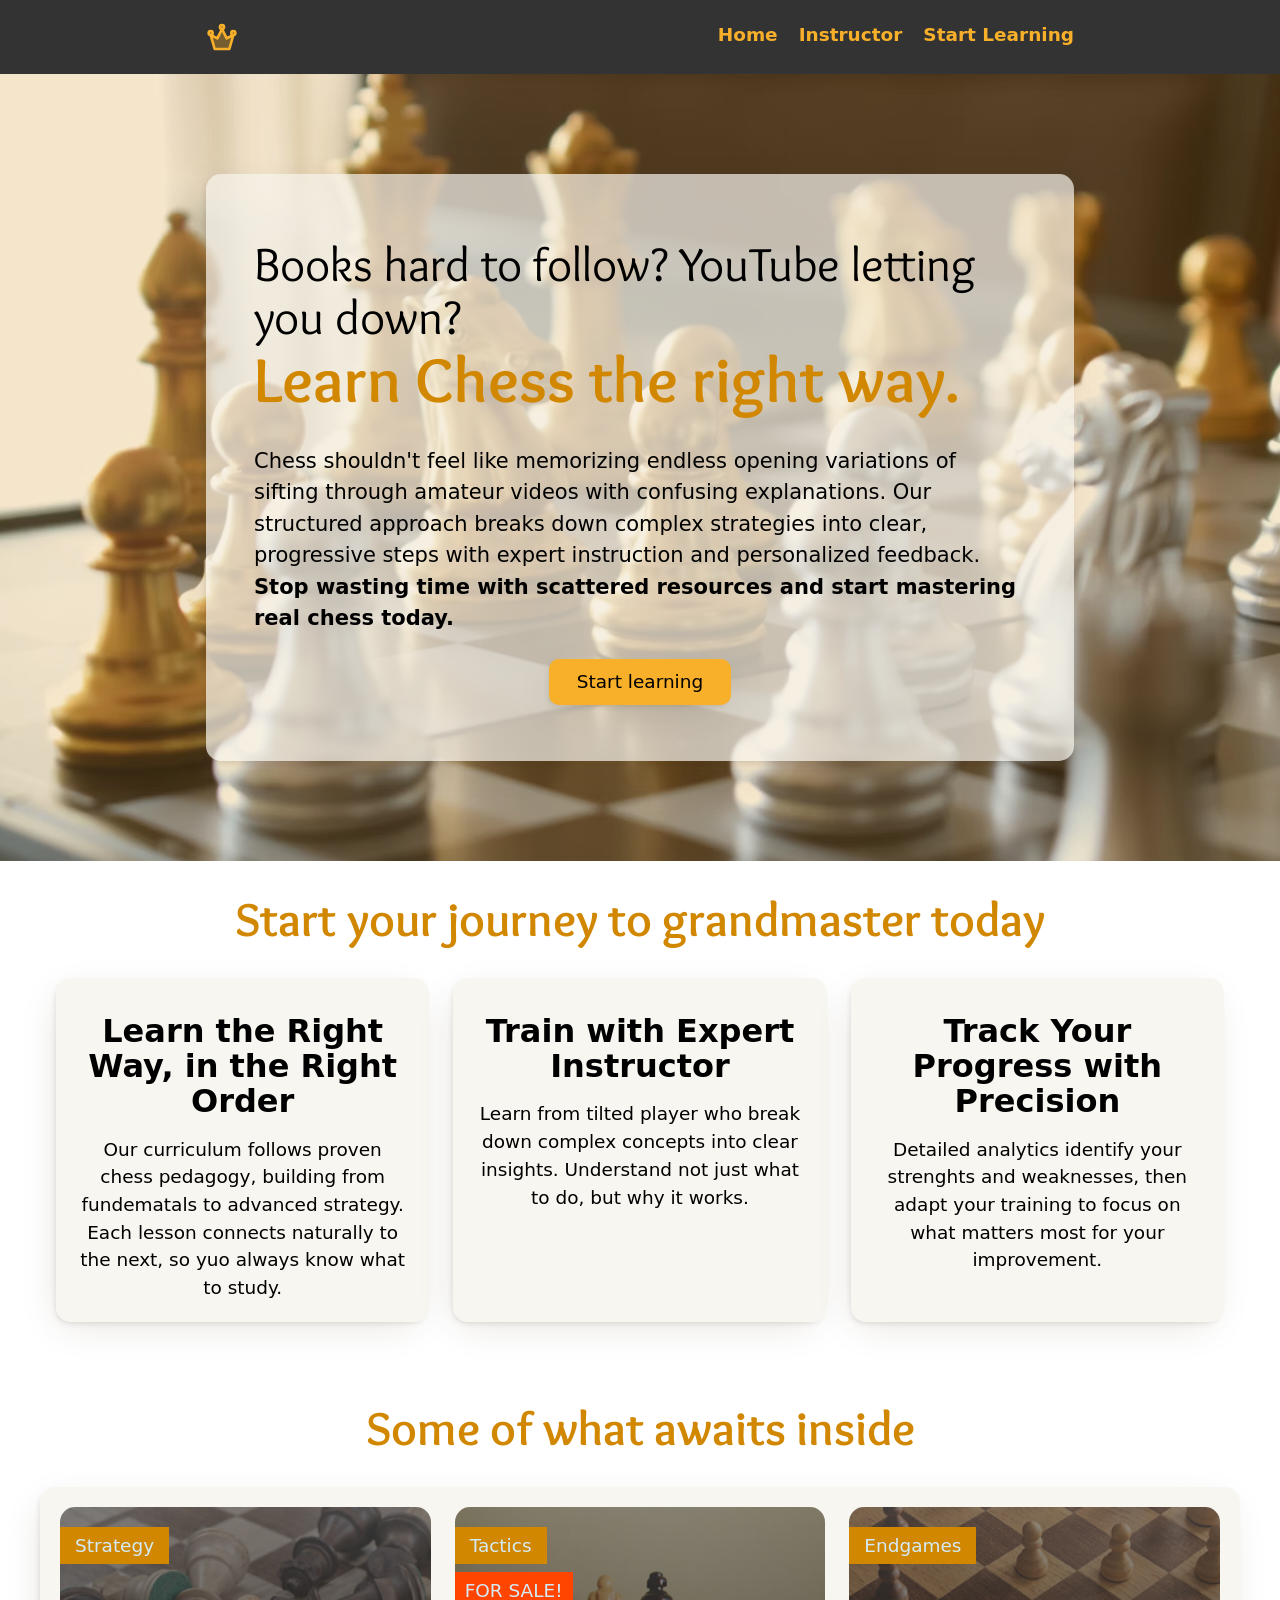
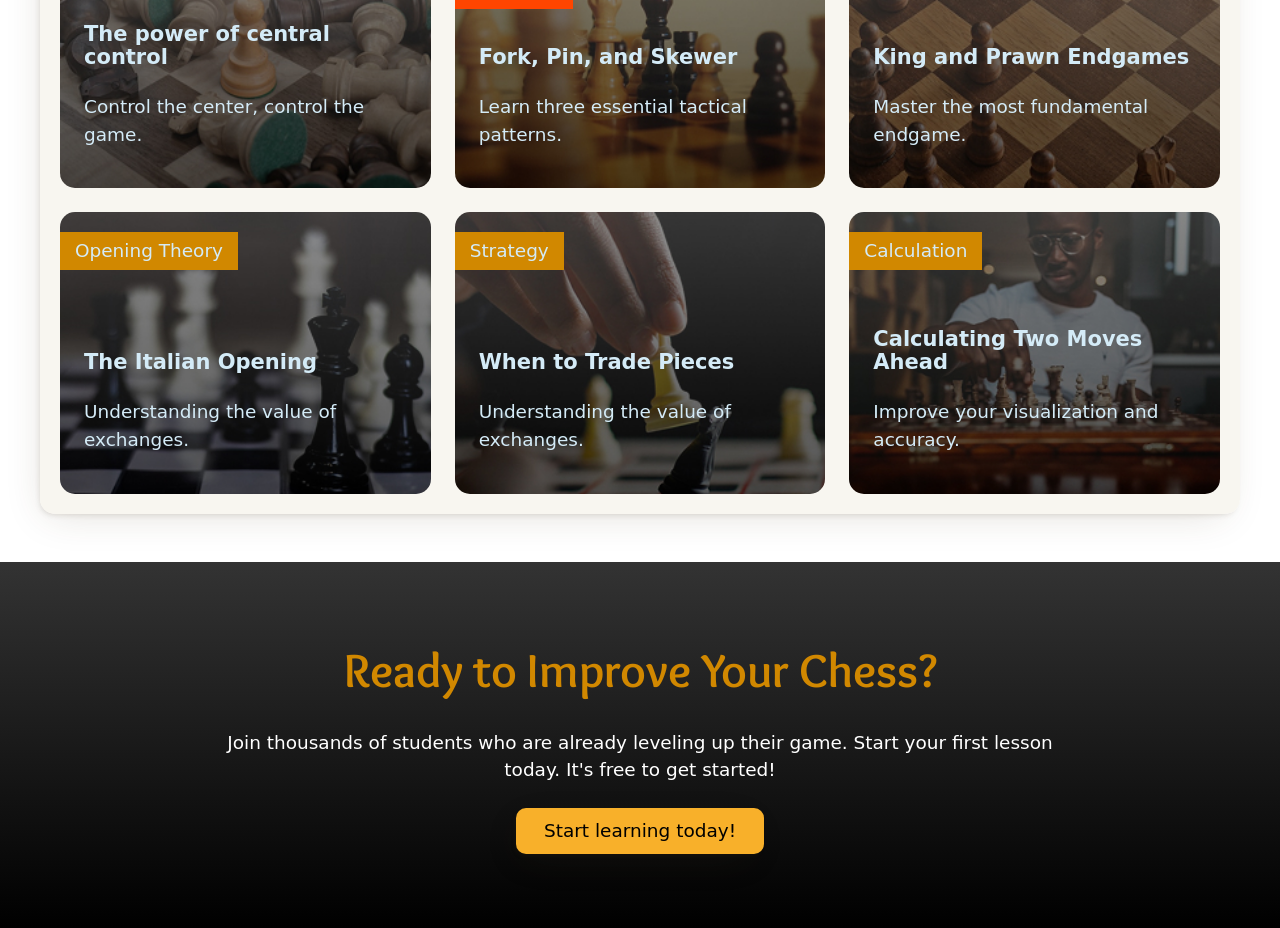
<file: index.html>
<!DOCTYPE html>
<html lang="en">
<head>
    <meta charset="UTF-8">
    <meta name="viewport" content="width=device-width, initial-scale=1.0">
    <link href="style.css" rel="stylesheet">

    <title>Elena Grant Master</title>
</head>  
<body>
    <header class="page-header">
        <div class="wrapper">
            <div class="header-content">
            <img src="/images/crown.svg" alt="">
            <nav class="primary-nav">
                <ul>
                    <li><a href="index.html">Home</a></li>
                    <li><a href="instructor.html" target="_blank">Instructor</a></li>
                    <li><a href="form.html" target="_blank">Start Learning</a></li>
                </ul>
            </nav>
        </div>
        </div>
    </header>
    <main>
    <div class="hero">
        <div class="wrapper">
        <div class="hero-content">
            <h1><span>Books hard to follow? YouTube letting you down?</span> Learn Chess the right way.</h1>
            <p class="large-text">Chess shouldn't feel like memorizing endless opening variations of sifting through
                amateur videos with confusing explanations. Our structured approach breaks down complex
                strategies into clear, progressive steps with expert instruction and personalized feedback.
                <br>
                <strong>Stop wasting time with scattered resources and start mastering real chess today.</strong>
            </p>
            <a href="/instructor.html" target="_blank" rel="noopener noreferrer" class="button">Start learning</a>
        </div>
        </div>
    </div>

    <section class="grid-wrapper">
        <h2>Start your journey to grandmaster today</h2>
        <div class="grid">
            <div class="grid-item">
                <h3>Learn the Right Way, in the Right Order</h3>
                <p>Our curriculum follows proven chess pedagogy, building from fundematals to advanced strategy.
                Each lesson connects naturally to the next, so yuo always know what to study. 
                </p>
            </div>
            <div class="grid-item">
                <h3>Train with Expert Instructor</h3>
                <p>Learn from tilted player who break down complex concepts into clear insights. Understand
                not just what to do, but why it works. 
                </p>
            </div>
                <div class="grid-item">
                <h3>Track Your Progress with Precision</h3>
                <p>Detailed analytics identify your strenghts and weaknesses, then adapt your training to
                focus on what matters most for your improvement. 
                </p>
            </div>
        </div>
    </section>

    <section class="lessons">
    <h2>Some of what awaits inside</h2>

    <div class="grid grid-wrapper grid-item">
        <div class="course item01">
            <h3 class="course-title">The power of central control</h3>
            <span class="course-tag">Strategy</span>
            <!-- <img src="images/central-control.jpg" alt="A pawn in the center of the board, with all the pieces around it fallen over."> -->
            <p class="course-description">Control the center, control the game.</p>
        </div>
        <div class="course item02" data-label="Sale">
            <h3 class="course-title">Fork, Pin, and Skewer</h3>
            <span class="course-tag">Tactics</span>
            <!-- <img src="images/fork-pin-skewer.jpg" alt="Dramatic shot of a chess board, with the foreground peices out of focus, with a white queen in front of a black king"> -->
            <p class="course-description">Learn three essential tactical patterns.</p>
        </div>
        <div class="course item03">
            <h3 class="course-title">King and Prawn Endgames</h3>
            <span class="course-tag">Endgames</span>
            <!-- <img src="images/king-pawn-endgame.jpg" alt="A wooden chessboard with only a few pieces left on it."> -->
            <p class="course-description">Master the most fundamental endgame.</p>
        </div>
        <div class="course item04">
            <h3 class="course-title" data-sale="Sale">The Italian Opening</h3>
            <span class="course-tag">Opening Theory</span>
            <!-- <img src="images/italian-opening.jpg" alt="A dramatic shot of a black and white chess board showing an advanced position after starting with the Italian Opening"> -->
            <p class="course-description">Understanding the value of exchanges.</p>
        </div>
        <div class="course item05">
            <h3 class="course-title">When to Trade Pieces</h3>
            <span class="course-tag">Strategy</span>
            <!-- <img src="images/trading-pieces.jpg" alt="A person knocking over a knight with their bishop"> -->
            <p class="course-description">Understanding the value of exchanges.</p>
        </div>
        <div class="course item06">
            <h3 class="course-title">Calculating Two Moves Ahead</h3>
            <span class="course-tag">Calculation</span>
            <!-- <img src="images/calculating.jpg" alt="A person deep in thought, contemplating their next move"> -->
            <p class="course-description">Improve your visualization and accuracy.</p>
        </div>
    </div>
    </section>
    </main>
    
    <footer>
        <div class="wrapper">
            <h2>Ready to Improve Your Chess?</h2>
            <p>Join thousands of students who are already leveling up their game. Start your first
            lesson today. It's free to get started!
            </p>
            <a href="/instructor.html" target="_blank"rel="noopener noreferrer" class="button">Start learning today!</a>
        </div>
    </footer>
</body>
</html>
</file>
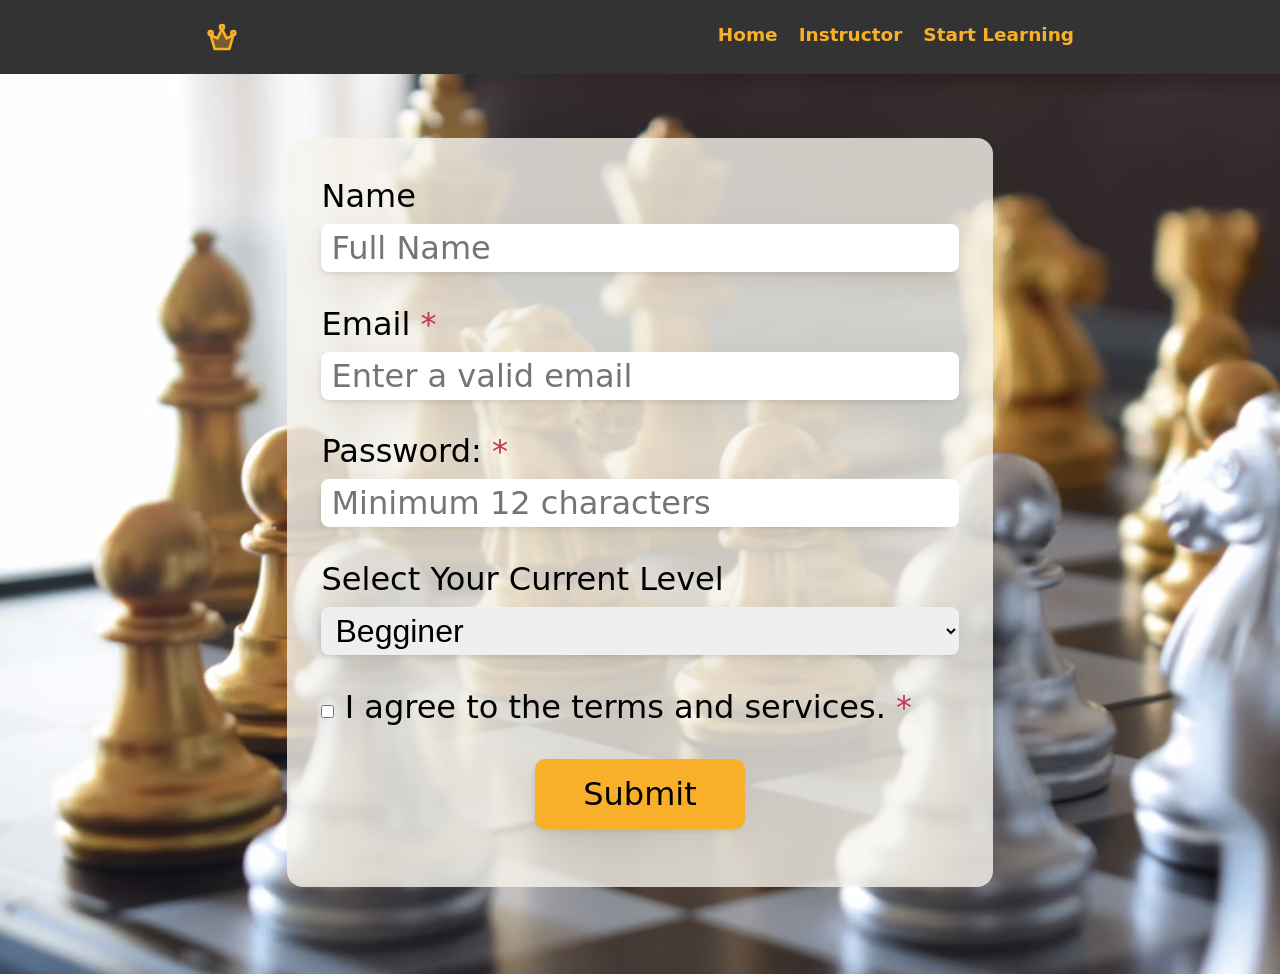
<file: form.html>
<!DOCTYPE html>
<html lang="en">
<head>
    <meta charset="UTF-8">
    <meta name="viewport" content="width=device-width, initial-scale=1.0">
    <link rel="stylesheet" href="style.css">
    <title>Sign up here</title>
</head>
<body>
    <header class="page-header">
        <div class="wrapper">
            <div class="header-content">
            <img src="/images/crown.svg" alt="">
            <nav class="primary-nav">
                <ul>
                    <li><a href="index.html">Home</a></li>
                    <li><a href="instructor.html" target="_blank">Instructor</a></li>
                    <li><a href="form.html" target="_blank">Start Learning</a></li>
                </ul>
            </nav>
        </div>
        </div>
    </header>
    <main class="form">
        <form action="" class="contact-form">
            <div class="form-group">
                <label for="name">Name</label>
                <input type="text" id="name" placeholder="Full Name">
            </div>
            <div class="form-group">
                <label for="email">Email</label>
                <input type="email" id="email" placeholder="Enter a valid email" required>
            </div>
            <div class="form-group">
                <label for="password">Password: </label>
                <input pattern="^(?=.*[A-Za-z]) (?=.*\d).+$" type="password" placeholder="Minimum 12 characters"
                id="password" minlength="12" required>
            </div>
            <div class="form-group">
                <label for="select">Select Your Current Level</label>
                <select name="level" id="level">
                <option value="Begginer">Begginer</option>
                <option value="Intermediate">Intermediate</option>
                <option value="Advanced">Advanced</option>
                <option value="Proffesional">Proffesional</option>
                </select>
            </div>
            <div class="form-group">
                <label>
                    <input type="checkbox" class="checkbox" required>
                     I agree to the terms and services.
                </label>
                <button class="button">Submit</button>
            </div>
        </form>
    </main>
</body>
</html>
</file>
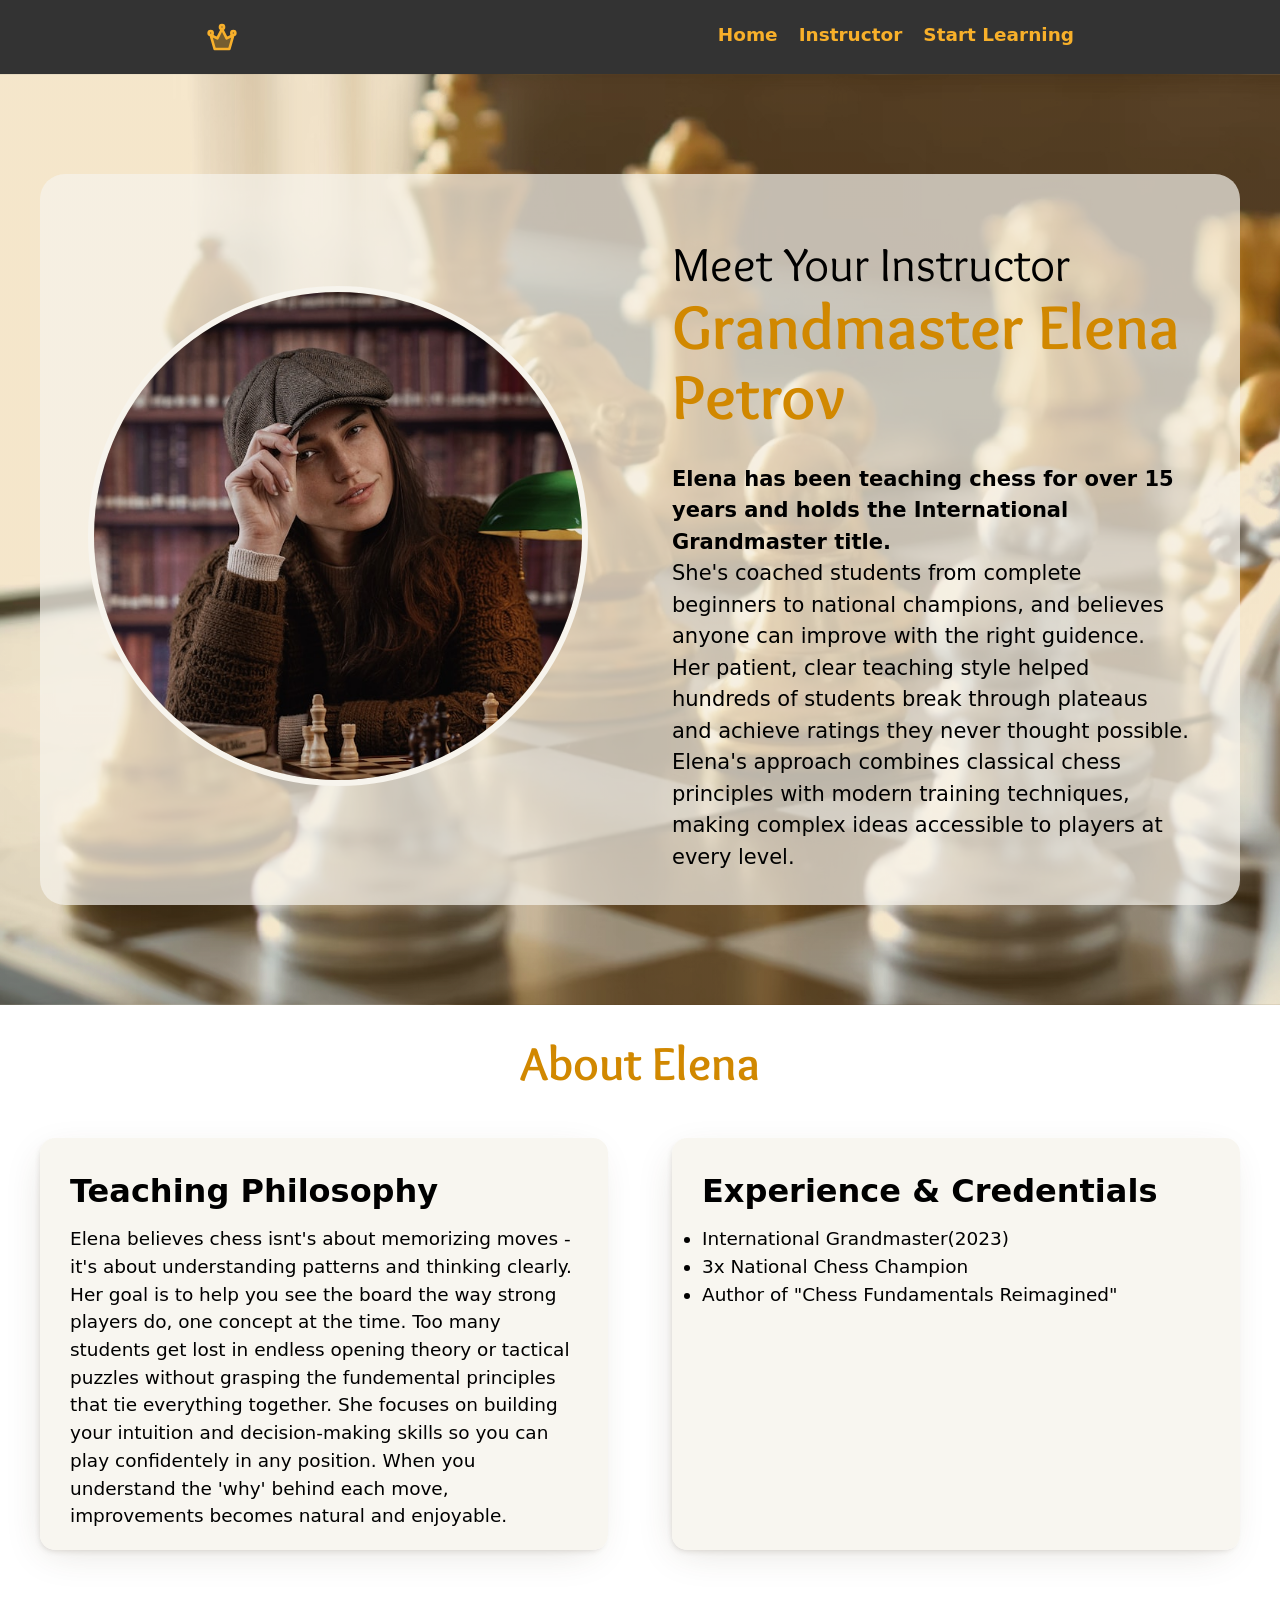
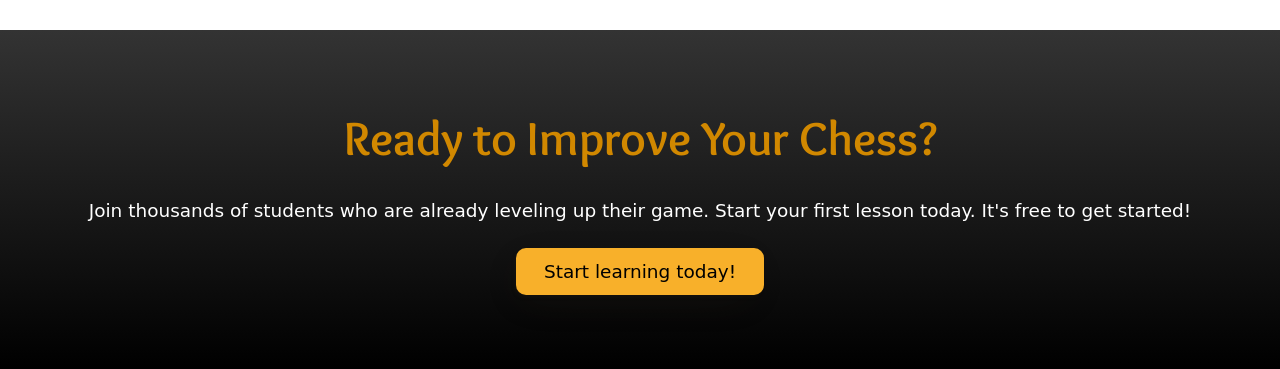
<file: instructor.html>
<!DOCTYPE html>
<html lang="en">
<head>
    <meta charset="UTF-8">
    <meta name="viewport" content="width=, initial-scale=1.0">
    <link rel="stylesheet" href="style.css">

    <title>Grand Master Elena Petrov</title>
</head>
<body>
    <header class="page-header">
        <div class="wrapper">
            <div class="header-content">
            <img src="/images/crown.svg" alt="">
            <nav class="primary-nav">
                <ul>
                    <li><a href="index.html">Home</a></li>
                    <li><a href="instructor.html" target="_blank">Instructor</a></li>
                    <li><a href="form.html" target="_blank">Start Learning</a></li>
                </ul>
            </nav>
        </div>
        </div>
    </header>
    <main>
        <div class="instructor-hero">
            <div class="instructor-hero-content grid-2-col">
            <div>
            <img id="image" src="/images/elena.jpg" alt="Elena Petrov smiling at the camera while sitting front of a chess board">
            </div>
            <div>
                <h1><span>Meet Your Instructor</span> Grandmaster Elena Petrov</h1>
                <p class="large-text">
                    <strong>Elena has been teaching chess for over 15 years and holds the International Grandmaster title.
                    </strong>
                    <br>
                    She's coached students from complete beginners to national champions, and believes anyone can improve 
                    with the right guidence.
                </p>
                <p class="large-text">Her patient, clear teaching style helped hundreds of students break through plateaus and achieve ratings
                    they never thought possible. Elena's approach combines classical chess principles with modern training techniques,
                    making complex ideas accessible to players at every level. 
                </p>
            </div>
            </div>
        </div>

        <h2 class="about-heading">About Elena</h2>
        <section class="about">
        <div class="card-info">
        <h3>Teaching Philosophy</h3>
        <p>Elena believes chess isnt's about memorizing moves - it's about understanding patterns and thinking clearly.
           Her goal is to help you see the board the way strong players do, one concept at the time. Too many students
           get lost in endless opening theory or tactical puzzles without grasping the fundemental principles that tie
           everything together. She focuses on building your intuition and decision-making skills so you can play
           confidentely in any position. When you understand the 'why' behind each move, improvements becomes natural and enjoyable.  
        </p>
        </div>
        <div class="card-info">
        <h3>Experience & Credentials</h3>
        <ul>
            <li>International Grandmaster(2023)</li>
            <li>3x National Chess Champion</li>
            <li>Author of "Chess Fundamentals Reimagined"</li>
        </ul>
        </div>
        </section>
    </main>
    <footer>
        <h2>Ready to Improve Your Chess?</h2>
        <p>Join thousands of students who are already leveling up their game. Start your first
           lesson today. It's free to get started!
        </p>
        <a href="#" target="_blank" class="button">Start learning today!</a>
    </footer>
</body>
</html>
</file>
<file: style.css>
@font-face
{
    font-family: Overlock;
    src: url(/fonts/Overlock-Regular.ttf);
    font-weight: 400;
}
@font-face
{
    font-family: Overlock;
    src: url(/fonts/Overlock-Bold.ttf);
    font-weight: 700;
}

/* >>>>>>>>>>>>>>>>>>>>>>>>>>>>>     CUSTOM PROPERTIES      >>>>>>>>>>>>>>>>>>>>>>>>>>>>*/

:root
{
    /* >>>>>>> colors <<<<<<<<*/
    --clr-heading-400: hsl(39 100% 41%);
    --clr-heading-300: hsl(39 94% 57%);
    --clr-neutral-100: hsl(0 0% 100%);
    --clr-neutral-200: hsl(200 70% 90%);
    --clr-neutral-800: hsl(0 0% 20%);
    --clr-neutral-900: hsl(0 0% 0%);

    --clr-success: hsl(143, 100%, 26%);
    --clr-warning: hsl(43, 100%, 66%);
    --clr-error: hsl(348, 55%, 49%);

    /* >>>>>>> font-sizes <<<<<<<<*/
    --fs-400: 1.155rem;
    --fs-500: 1.3125rem;
    --fs-600: 1.5rem;
    --fs-700: 2.25rem;
    --fs-800: 3rem;

    @media (width > 960px)
    {
        --fs-600: 2rem;
        --fs-700: 3rem;
        --fs-800: 4rem;
    }
    
    /* >>>>>>> font-family <<<<<<<<*/
    --ff-base: system-ui, -apple-system, BlinkMacSystemFont, 'Segoe UI', Roboto, Oxygen, Ubuntu, Cantarell, 'Open Sans', 'Helvetica Neue', sans-serif;
    --ff-display: Overlock, sans-serif;

    /* >>>>>>>>>>> BOX SHADOW <<<<<<<<<<<<<< */

    --shadow-color: 39 41% 20%;
    --shadow-sm: -2px 3px 6px -3px hsl(var(--shadow-color) / 0.2);
    --shadow-lg: -5px 10px 40px -12px hsl(var(--shadow-color) / 0.18); 
}

/* >>>>>>>>>>>>>>>>>>>>>>>>>>>>>     BODY STYLES      >>>>>>>>>>>>>>>>>>>>>>>>>>>>*/
*
{
    box-sizing: border-box;
     margin: 0;
     padding: 0;
}
form, input, label, button
{
    font-size: inherit;
    font-family: inherit;
    color: inherit;
}
body
{
    color: var(--clr-neutral-900);
    font-size: var(--fs-400);
    line-height: 1.5;
    font-family: var(--ff-base);
}

/* >>>>>>>>>>>>>>>>>>>>>>>>>>>>>     FONTS     <<<<<<<<<<<<<<<<<<<<<<<<<<<<<<<<<<<<<*/

h1,
h2
{
    color: var(--clr-heading-400);
    line-height: 1.1;
    font-family: var(--ff-display);
    font-weight: 700;
    padding-block: 2rem;
}
h1
{
    span
        {
            color: var(--clr-neutral-900);
            font-size: 0.75em;
            font-weight: 400;
            display: block;
        }
}
a
{
    color: var(--clr-neutral-900);
}

h1
{
    font-size: var(--fs-800);
}
h2
{
    font-size: var(--fs-700);
}
h3
{
    font-size: var(--fs-600);
    line-height: 1.1;
    padding-block: 1rem;
}
.large-text
{
    font-size: var(--fs-500);
}

/* >>>>>>>>>>>>>>>>>>>>>>>>>>>>>>>>>>> main header <<<<<<<<<<<<<<<<<<<<<<<<<<< */

.page-header
{
    background-color: var(--clr-neutral-800);
    padding-block: 21px;
}
.header-content
{
    display: flex;
    justify-content: space-between;
    gap: 21px;
    flex-wrap: wrap;
}
.primary-nav ul
{
    display: flex;
    margin: 0;
    padding: 0;
    gap: 21px;
    list-style: none;
    flex-wrap: wrap;
}
.primary-nav  a
{
    color: var(--clr-heading-300);
    font-weight: 700;
    text-decoration: none;
}
.primary-nav a:hover,
.primary-nav a:focus-visible
{
    color: var(--clr-neutral-200);
    text-decoration: underline;
}
 
/* >>>>>>>>>>>>>>>>>>>>>>>>>>>>>>>>>>> hero section <<<<<<<<<<<<<<<<<<<<<<<<<<< */

.hero
{
    /* background-color: var(--clr-heading-400);  */
    background-image: linear-gradient(hsl(39 100% 41% / .2),hsl(39 100% 41% / .2)),
    url(/images/chess-bg.jpg);
    background-size: cover;
    padding-block: 100px;
    padding-inline: 1rem;
}
.hero-content
{
    background-color: hsl(39 41% 95% / .7); 
    border-radius: 15px;
    text-align: start;
    padding-inline: 2rem;
    padding-block: 1rem;
    box-shadow: var(--shadow-sm), var(--shadow-lg);

    @media (width > 700px)
    {
        padding-inline: 3rem;
        padding-block: 2rem;
    }
}
.hero-content > :first-child
{
    margin-block-start: 0;
}
.button
{
    text-decoration: none;
    background-color: var(--clr-heading-300);
    border-radius: 10px;
    padding: .5em 1.5em;
    display: block;
    width: fit-content;
    margin-inline: auto;
    margin-block: 1.5rem;
    box-shadow: var(--shadow-sm), var(--shadow-lg);
}
.button:hover,
.button:focus-visible
{
    background-color: var(--clr-neutral-800);
    outline: 2px solid var(--clr-heading-300);
    color: var(--clr-heading-300);
}


.wrapper
{
    max-inline-size: 900px;
    margin-inline: auto;
    padding-inline: 1rem;
}

/* >>>>>>>>>>>>>>>>>>>>>>>>>>>>>>>>>>> grid section <<<<<<<<<<<<<<<<<<<<<<<<<<< */
.grid-wrapper
{
    max-inline-size: 1200px;
    margin-inline: auto;
    padding-inline: 1rem;
    margin-bottom: 3rem;
    text-align: center;
}
.grid
{
    display: grid;
    gap: 1.5rem;

    @media (width > 720px)
    {
        grid-template-columns: 1fr 1fr 1fr;
    }
}
.grid-item
{
    background-color: hsl(39 41% 95% / .8); 
    padding: 20px;
    border-radius: 15px;
    box-shadow: var(--shadow-sm), var(--shadow-lg);
}

/* >>>>>>>>>>>>>>>>>>>>>>>>>>>>>>>>>>> courses section <<<<<<<<<<<<<<<<<<<<<<<<<<< */
.lessons
{
    text-align: center;
}
.course
{
    display: grid;
    gap: 0.5rem;
    text-align: start;
    align-content: end;
    color: var(--clr-neutral-200);
    padding: 1.5rem;
    padding-block-start: 100px;

    border-radius: 15px;
    position: relative;
    isolation: isolate;
}
.item01
{
    background-image: url(/images/central-control.jpg);
    background-size: cover;
}
.item02
{
    background-image: url(/images/fork-pin-skewer.jpg);
    background-size: cover;
}
.item03
{
    background-image: url(/images/king-pawn-endgame.jpg);
    background-size: cover;
}
.item04
{
    background-image: url(/images/italian-opening.jpg);
    background-size: cover;
}
.item05
{
    background-image: url(/images/trading-pieces.jpg);
    background-size: cover;
}
.item06
{
    background-image: url(/images/calculating.jpg);
    background-size: cover;
}

.course-tag
{
    position: absolute;
    top: 20px;
    left: 0;

    background-color: var(--clr-heading-400);
    padding-inline: 15px;
    padding-block: 5px;
}
.course-title
{
    font-size: var(--fs-500);
}
.course-description
{
    padding-block-end: 1rem;
}
[data-label]::before
{
    content: 'FOR SALE!';
    position: absolute;
    font-family: inherit;
    font-size: inherit;
    top: 65px;
    left: 0;
    background-color: orangered;
    padding: 5px 10px;
}






/* >>>>>>>>>>>>>>>>>>>>>>>>>>>>>>>>>>> footer section <<<<<<<<<<<<<<<<<<<<<<<<<<< */

footer
{
    background-color: var(--clr-neutral-800);
    background-image: linear-gradient(var(--clr-neutral-800), var(--clr-neutral-900));
    text-align: center;
    padding: 50px;
    p{
        color: var(--clr-neutral-100);
    }
}


/* >>>>>>>>>>>>>>>>>>>>>>>>>>>>>>>>>>> form page <<<<<<<<<<<<<<<<<<<<<<<<<<< */

.form
{
    background-image: url(/images/chess-bg.jpg);
    background-size: cover;
    background-repeat: no-repeat;
    width: 100vw;
    height: 100vh;
    padding: 2rem;
}
.contact-form
{
    background-color:  hsl(39 41% 95% / .8);
    margin-inline: auto;
    padding: 2rem;
    border: 2px solid transparent;
    border-radius: 1rem;
    display: grid;
    gap: 1lh;
    max-width: 60ch;
    margin: 2rem auto;
}
.form-group
{
    display: grid;
    text-align: start;
    font-size: var(--fs-600);
    gap: 0.25rem;
    /* box-shadow: var(--shadow-sm), var(--shadow-lg); */
}
button
{
    border: none;
}
input,
select
{
    border: none;
    padding: 5px 10px;
    border-radius: .5rem;
    box-shadow: var(--shadow-sm), var(--shadow-lg);
    font-size: inherit;
}
input:not([type="checkbox"]):user-valid {
    outline: 3px solid var(--clr-success);
  }
  
  input:not([type="checkbox"]):user-invalid {
    outline: 3px solid var(--clr-error);
  }

  input:focus-visible {
    outline: 3px solid var(--clr-warning);
    outline-offset: 6px;
  }
  .form-group:has([required]) label::after {
    content: " *" / "required";
    color: var(--clr-error);
  }

/* >>>>>>>>>>>>>>>>>>>>>>>>>>>>>>>>>>> about page <<<<<<<<<<<<<<<<<<<<<<<<<<< */


.instructor-hero
{
    background-image: linear-gradient(hsl(39 100% 41% / .2),hsl(39 100% 41% / .2)),
    url(/images/chess-bg.jpg);
    background-size: cover;
    margin-inline: auto;
    padding-block: 100px;
    padding-inline: 1rem;
}
.instructor-hero-content
{
    max-inline-size: 1200px;
    padding-inline: 2rem;
    padding-block: 1.5rem;
    margin-inline: auto;
    text-align: start;
    justify-content: center;
    align-items: center;
    background-color: hsl(39 41% 95% / .7);
    border-radius: 25px;
    
    @media (width > 700px)
    {
        padding-inline: 3rem;
        padding-block: 2rem;
    }
}
#image
{
    width: min(500px, 100%);
    height: auto;
    aspect-ratio: 1/1;
    object-fit: cover;
    object-position: top;
    border-radius: 50%;
    border: 6px solid hsl(39 41% 95%);
}

.about-heading
{
    text-align: center;
}
.about
{
    display: grid;
    gap: 4rem;
    padding-inline: 2.5rem;
    padding-block: 1rem;
    margin-block-end: 4rem;

    @media (width > 720px)
    {
        grid-template-columns: 1fr 1fr;
    }
}
.card-info
{
    background-color: hsl(39 41% 95% / .8); 
    padding: 20px 30px;
    border-radius: 15px;
    justify-items: center;
    align-items: center;
    box-shadow: var(--shadow-sm), var(--shadow-lg);
}
.grid-2-col
{
    display: grid;
    gap: 4rem;

    @media (width > 720px)
    {
        grid-template-columns: 1fr 1fr;
    }
}
</file>
